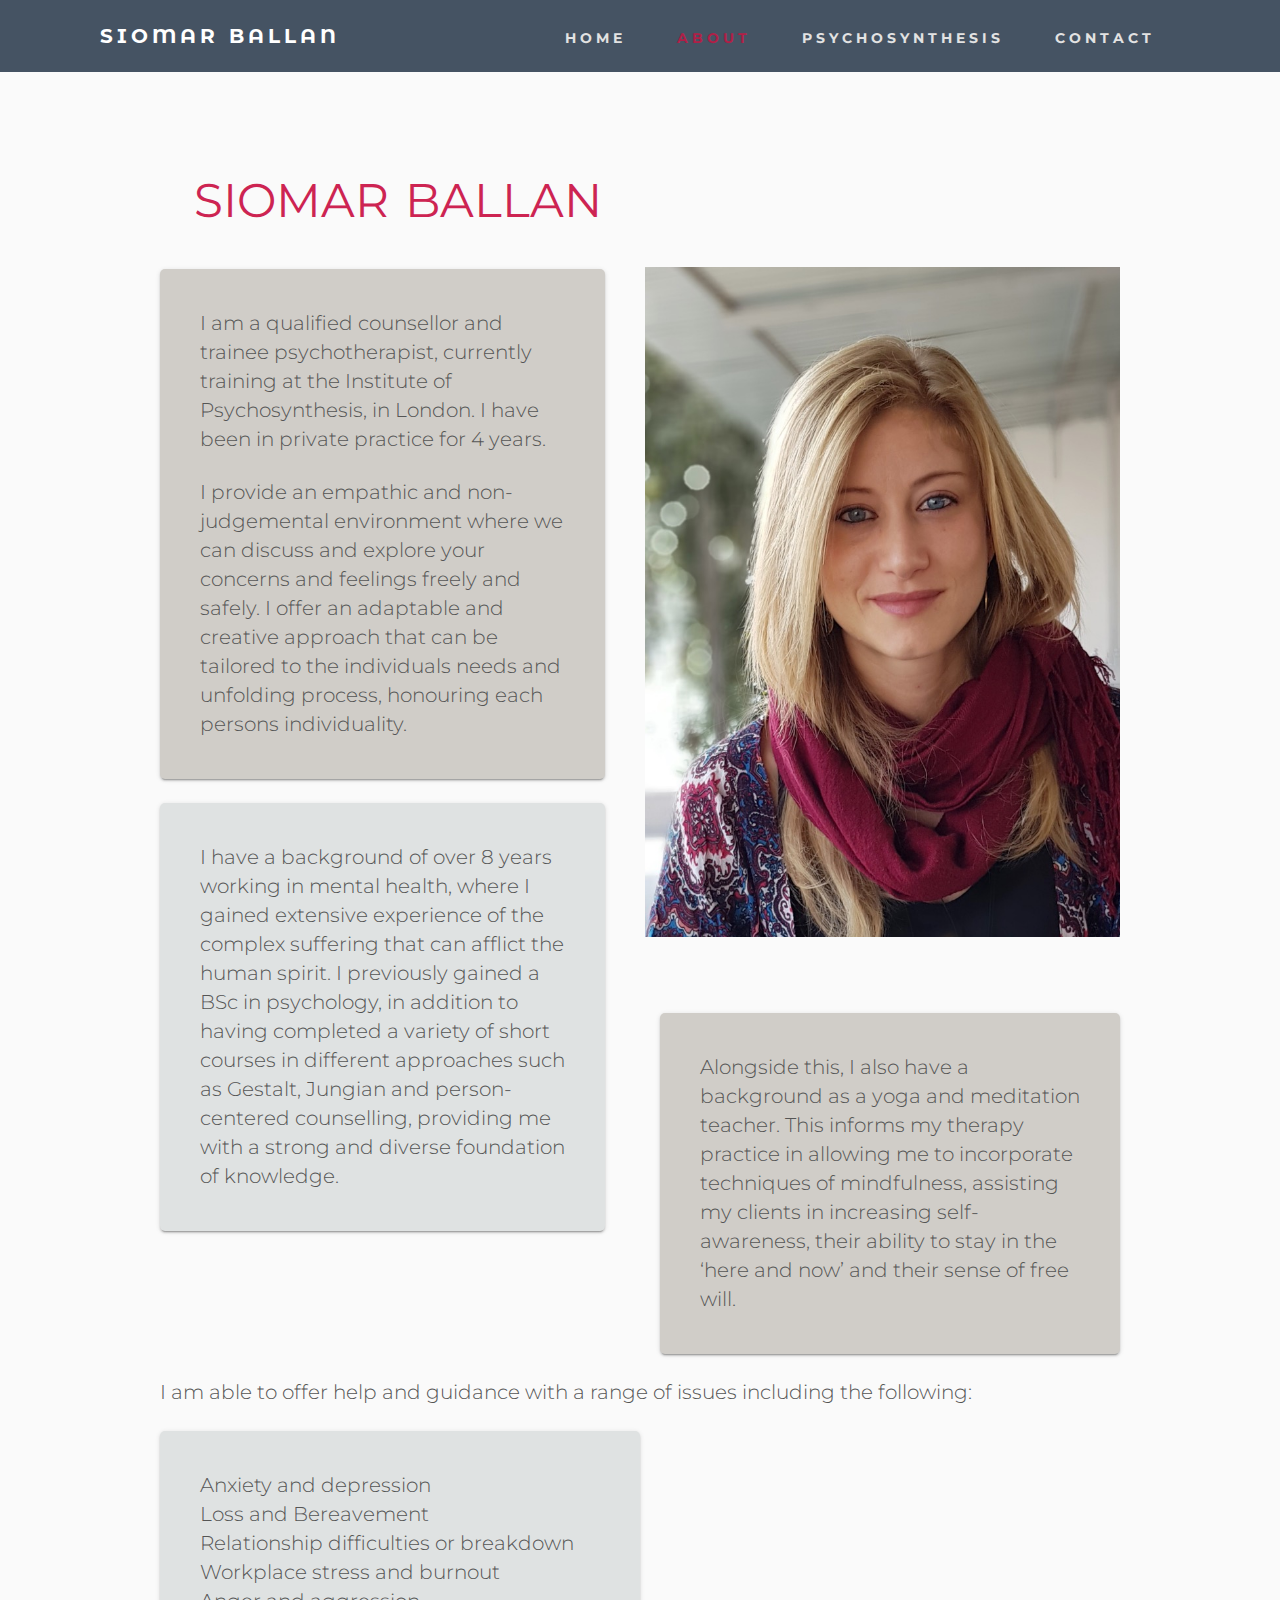
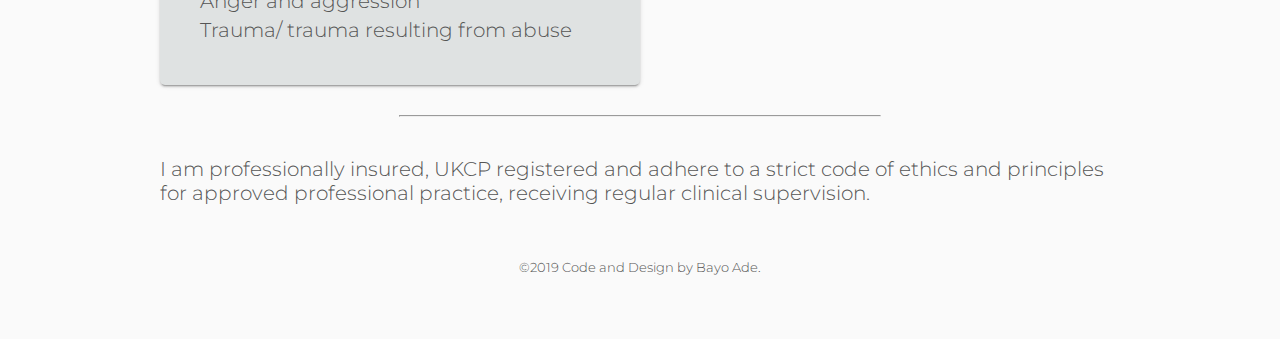
<file: about.html>
<!DOCTYPE html>
<html lang="en">
<head>
	<meta charset="UTF-8">
	<meta name="viewport" content="width=device-width, initial-scale=1.0">
	<meta http-equiv="X-UA-Compatible" content="ie=edge">
	<link href="https://fonts.googleapis.com/css?family=Montserrat" rel="stylesheet">
	<link href="https://fonts.googleapis.com/css?family=Montserrat+Alternates" rel="stylesheet">
	<link  type ="text/css" rel="stylesheet" href="style.css">
		<link rel="stylesheet" href="https://cdnjs.cloudflare.com/ajax/libs/animate.css/3.7.0/animate.css">
	<title>Siomar Ballan - About</title>
</head>
<body>

	<nav>
		<div class="logo">
				<h4><a href="index.html">Siomar Ballan</a></h4>
		</div>
		<ul class="nav-links">
			<li>
				<a href="index.html">Home</a>
			</li>
			<li>
				<a  href="about.html" id="nav-active">About</a>
			</li>
			<li>
				<a href="PSYCHOSYNTHESIS.html">Psychosynthesis</a>
			</li>
			<li>
				<a href="contact.html">Contact</a>
			</li>
		</ul>
		<div class="burger">
			<div class="line1"></div>
			<div class="line2"></div>
			<div class="line3"></div>
		</div>
	</nav>
           
		        <div id="content2">
					<main>
						<h1 class="aboutsec1">Siomar Ballan</h1>
						<div class="together-about">
				 <p class="sectionText">
				  I am a qualified counsellor and trainee psychotherapist, currently training at the Institute of Psychosynthesis, in London. I have been in private practice for 4 years. </p>
							<br>
		
							<p class="sectionText">I provide an empathic and non-judgemental environment where we can discuss and explore your concerns and feelings freely and safely. I offer an adaptable and creative approach that can be tailored to the individuals needs and unfolding process, honouring each persons individuality.</p>
							</div>
							<br>
				 <div class="together-about2">
						  <p class="sectionText">I have a background of over 8 years working in mental health, where I gained extensive experience of the complex suffering that can afflict the human spirit. I previously gained a BSc in psychology, in addition to having completed a variety of short courses in different approaches such as Gestalt, Jungian and person-centered counselling, providing me with a strong and diverse foundation of knowledge.</p>
		
		
							</div>
					
					
				</main>
				
				<div class="image">
					
					  </div>
		
			

                      <section>
			<br><br><br>
			                <div id="other1">
							<p class="other">Alongside this, I also have a background as a yoga and meditation teacher. This informs my therapy practice in allowing me to incorporate techniques of mindfulness, assisting my clients in increasing self-awareness, their ability to stay in the ‘here and now’ and their sense of free will.</p>
						</div>

							<br>
								<div class="other2">

								<p id="other2">I am able to offer help and guidance with a range of issues including the following:</p>



								<br>

                                  <div class="sont-1">
								<p class= "sectionText about-text">Anxiety and depression</p>
								<p class= "sectionText about-text">Loss and Bereavement</p>
								<p class= "sectionText about-text">Relationship difficulties or breakdown</p>
								<p class=" sectionText about-text">Workplace stress and burnout</p>
								<p class=" sectionText about-text">Anger and aggression</p>
								<p class=" sectionText about-text">Trauma/ trauma resulting from abuse</p>
                               </div>
								
								

								<hr id="hr-line">

								<p class="other3">I am professionally insured, UKCP registered and adhere to a strict code of ethics and principles for approved professional practice, receiving regular clinical supervision.</p>
							   
								<br>

							
							</section>

							<footer>
									
							<p id="footer-note">©2019 Code and Design by Bayo Ade.</p>
							</footer>
							  </div>
							  
							
								

<script src="app.js" ></script>
</body>
</html>
</file>
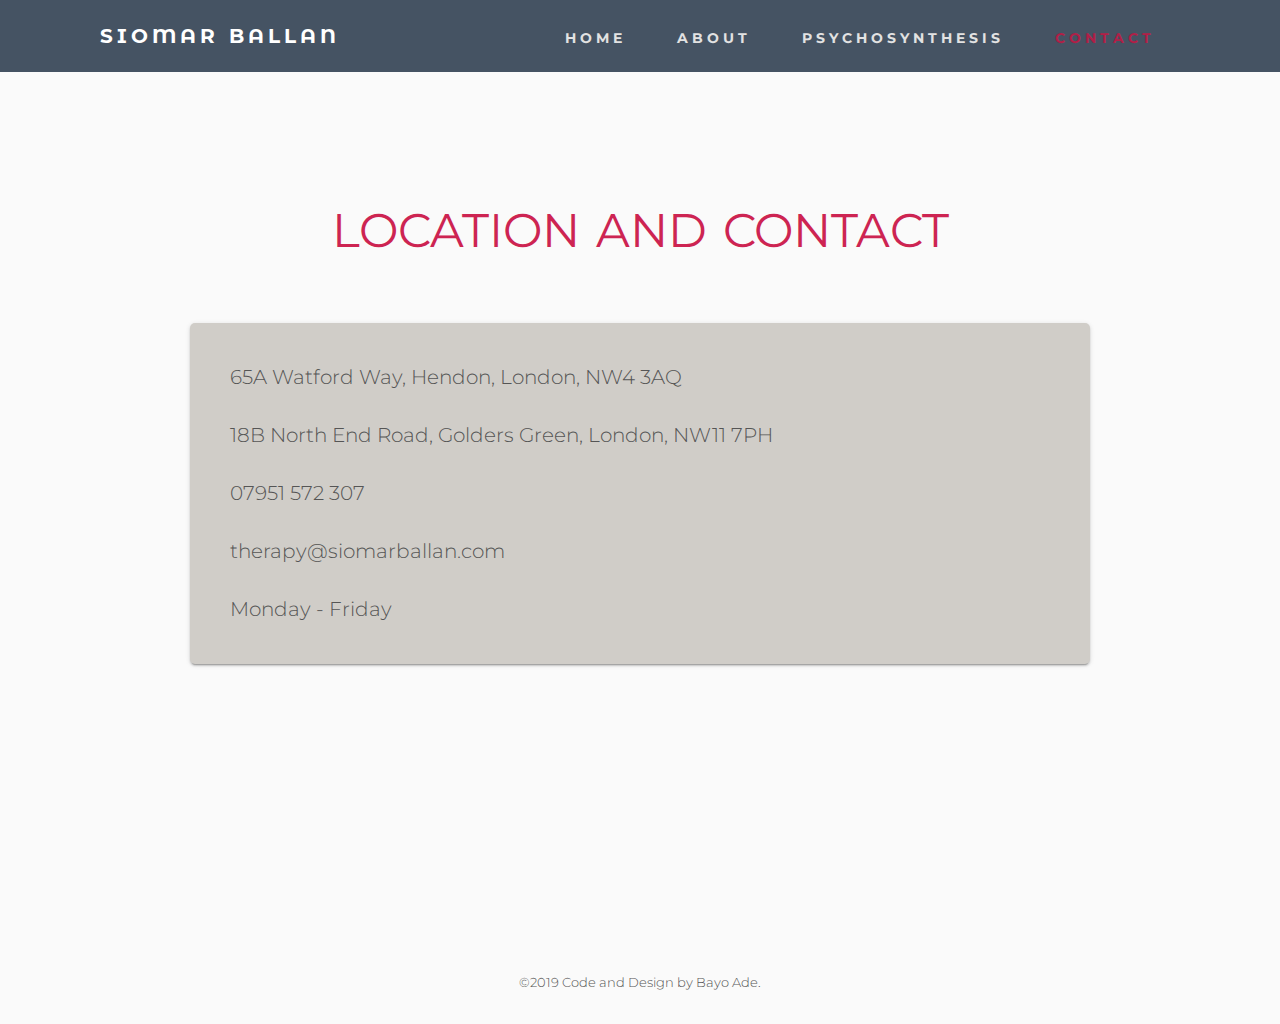
<file: contact.html>
<!DOCTYPE html>
<html lang="en">
<head>
	<meta charset="UTF-8">
	<meta name="viewport" content="width=device-width, initial-scale=1.0">
	<meta http-equiv="X-UA-Compatible" content="ie=edge">
	<link href="https://fonts.googleapis.com/css?family=Montserrat" rel="stylesheet">
	<link href="https://fonts.googleapis.com/css?family=Montserrat+Alternates" rel="stylesheet">
	<link  type ="text/css" rel="stylesheet" href="style.css">
		<link rel="stylesheet" href="https://cdnjs.cloudflare.com/ajax/libs/animate.css/3.7.0/animate.css">
	<title>Siomar Ballan - Contact</title>
</head>
<body>

	<nav>
		<div class="logo">
				<h4><a href="index.html">Siomar Ballan</a></h4>
		</div>
		<ul class="nav-links">
			<li>
				<a href="index.html">Home</a>
			</li>
			<li>
				<a href="about.html">About</a>
			</li>
			<li>
				<a href="PSYCHOSYNTHESIS.html">Psychosynthesis</a>
			</li>
			<li>
				<a href="contact.html" id="nav-active">Contact</a>
			</li>
		</ul>
		<div class="burger">
			<div class="line1"></div>
			<div class="line2"></div>
			<div class="line3"></div>
		</div>
	</nav>

			<div id=content>
				<main>
				<h1 class="bighead">Location and Contact</h1>
				<br>
				<div class="together">

				<p class="sectionText">65A Watford Way, Hendon, London, NW4 3AQ
					<br>
		<br>
		18B North End Road, Golders Green, London, NW11 7PH
		<br><br>
		07951 572 307
		<br><br>
		therapy@siomarballan.com
		<br>
		<br>
		Monday - Friday</p>
		</div>
				</main>

				<footer>
						
				<p id="footer-note">©2019 Code and Design by Bayo Ade.</p>
				</footer>
			</div>

			

<script src="app.js" ></script>
</body>
</html>
</file>
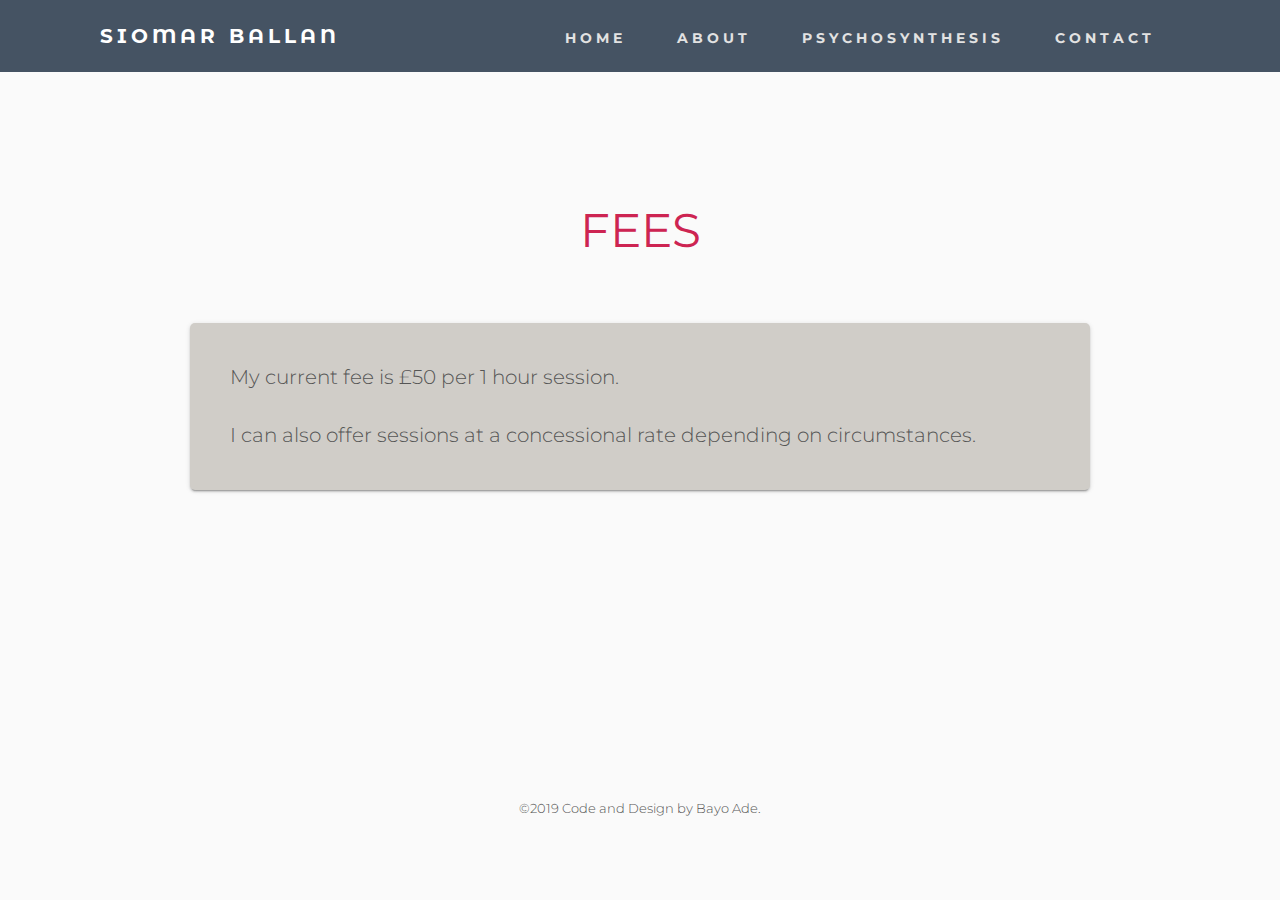
<file: fees.html>
<!DOCTYPE html>
<html lang="en">
<head>
	<meta charset="UTF-8">
	<meta name="viewport" content="width=device-width, initial-scale=1.0">
	<meta http-equiv="X-UA-Compatible" content="ie=edge">
	<link href="https://fonts.googleapis.com/css?family=Montserrat" rel="stylesheet">
	<link href="https://fonts.googleapis.com/css?family=Montserrat+Alternates" rel="stylesheet">
	<link  type ="text/css" rel="stylesheet" href="style.css">
	<title>Siomar Ballan - Contact</title>
</head>
<body>
		<nav>
				<div class="logo">
						<h4><a href="index.html">Siomar Ballan</a></h4>
				</div>
				<ul class="nav-links">
					<li>
						<a href="index.html">Home</a>
					</li>
					<li>
						<a href="about.html">About</a>
					</li>
					<li>
						<a href="PSYCHOSYNTHESIS.HTML">Psychosynthesis</a>
					</li>
					<li>
						<a href="contact.html">Contact</a>
					</li>
				</ul>
				<div class="burger">
					<div class="line1"></div>
					<div class="line2"></div>
					<div class="line3"></div>
				</div>
			</nav>

			<div id="content">
				<main>
				<h1 class="bighead">fees</h1>
				<br>
				<div class="together">

				<p class="sectionText">My current fee is £50 per 1 hour session. <br><br>

I can also offer sessions at a concessional rate depending on circumstances.</p>
		</div>
			</main>

			<footer>
						
					<p id="footer-note">©2019 Code and Design by Bayo Ade.</p>
					</footer>
			</div>

</body>
</html>
</file>
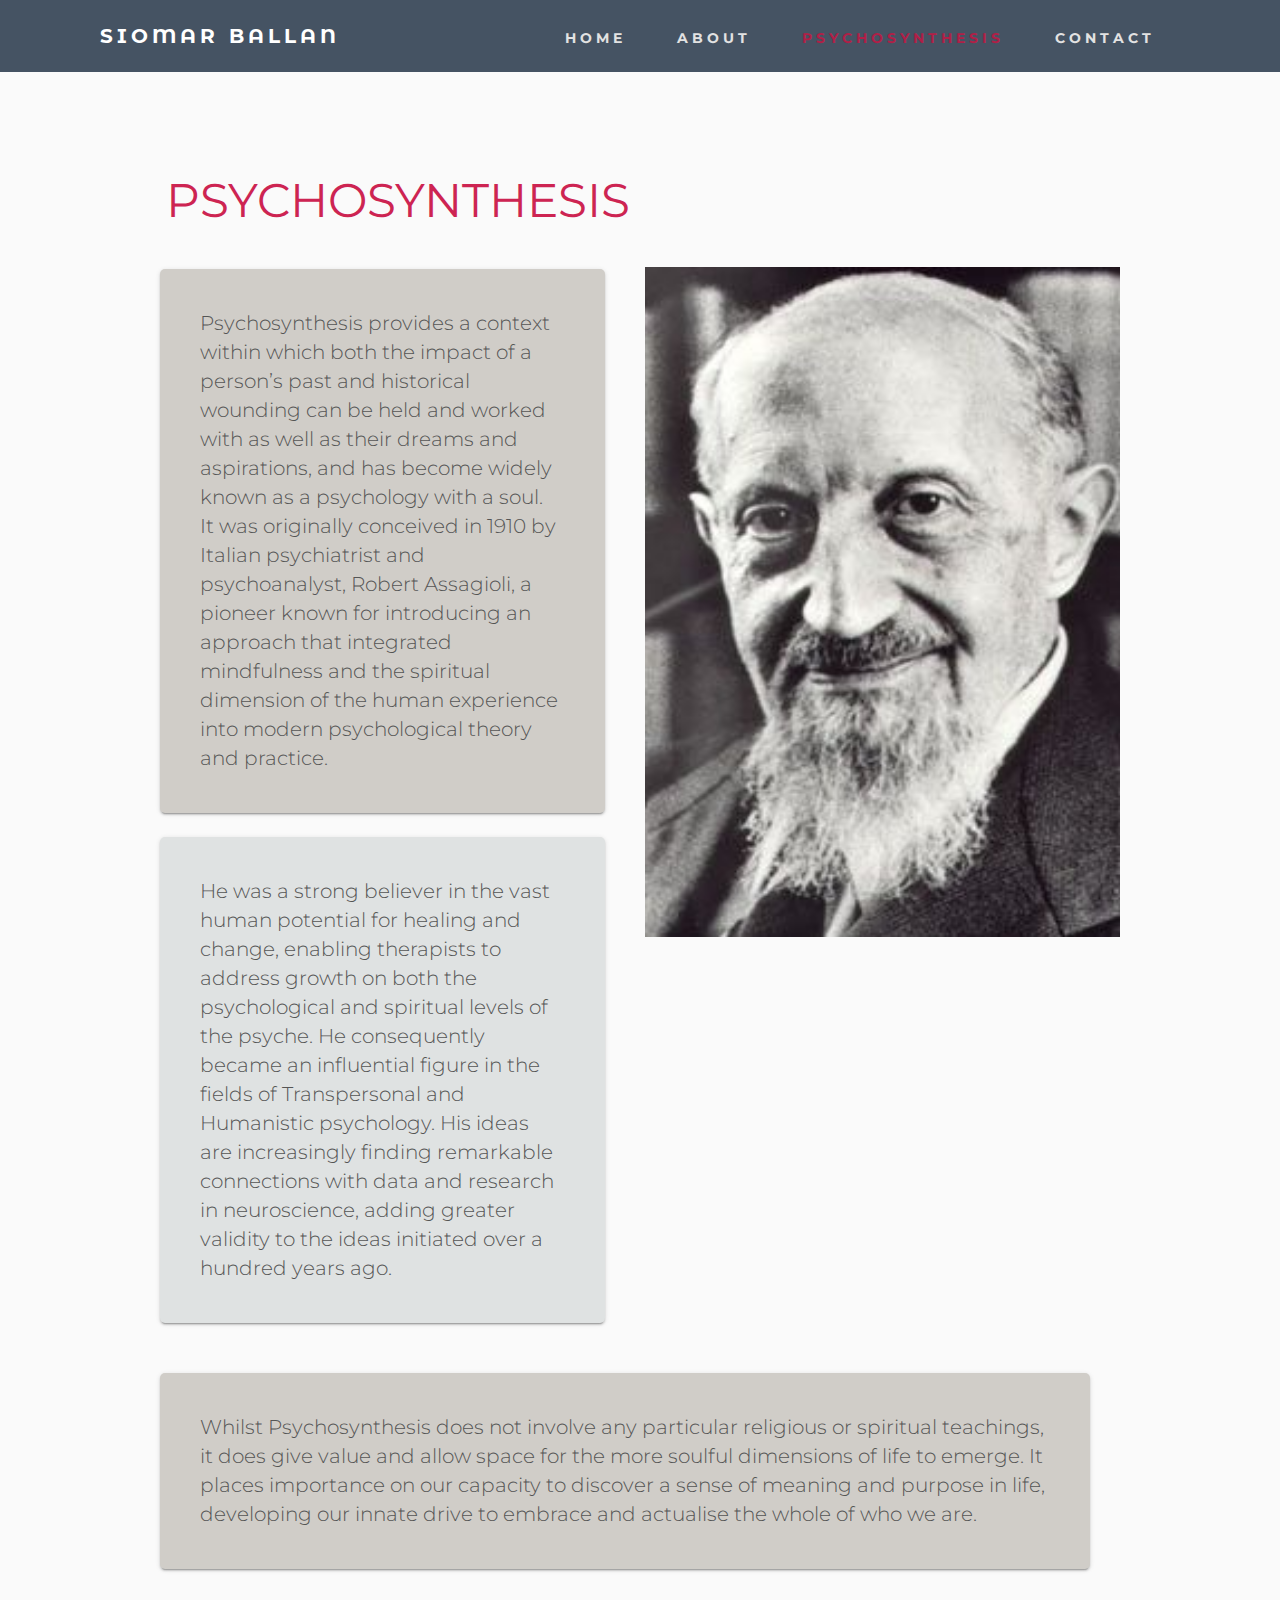
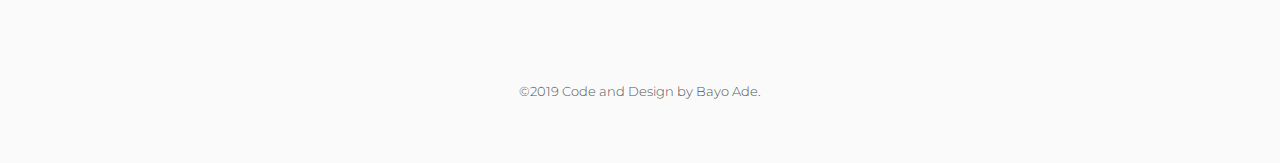
<file: PSYCHOSYNTHESIS.html>
<!DOCTYPE html>
<html lang="en">
<head>
	<meta charset="UTF-8">
	<meta name="viewport" content="width=device-width, initial-scale=1.0">
	<meta http-equiv="X-UA-Compatible" content="ie=edge">
	<link href="https://fonts.googleapis.com/css?family=Montserrat" rel="stylesheet">
	<link href="https://fonts.googleapis.com/css?family=Montserrat+Alternates" rel="stylesheet">
	<link  type ="text/css" rel="stylesheet" href="style.css">
		<link rel="stylesheet" href="https://cdnjs.cloudflare.com/ajax/libs/animate.css/3.7.0/animate.css">
	<title>Siomar Ballan - Psychosynthesis</title>
</head>
<body>

	<nav>
		<div class="logo">
				<h4><a href="index.html">Siomar Ballan</a></h4>
		</div>
		<ul class="nav-links">
			<li>
				<a href="index.html">Home</a>
			</li>
			<li>
				<a href="about.html">About</a>
			</li>
			<li>
				<a href="PSYCHOSYNTHESIS.html" id="nav-active">Psychosynthesis</a>
			</li>
			<li>
				<a href="contact.html">Contact</a>
			</li>
		</ul>
		<div class="burger">
			<div class="line1"></div>
			<div class="line2"></div>
			<div class="line3"></div>
		</div>
	</nav>

	     <div id="content2">
			 <main>
				<h1 class="aboutsec1">Psychosynthesis</h1>
				<div class="together-about">
         <p class="sectionText ">
          Psychosynthesis provides a context within which both the impact of a person’s past and historical wounding can be held and worked with as well as their dreams and aspirations, and has become widely known as a psychology with a soul. </p>


					<p class="sectionText">It was originally conceived in 1910 by Italian psychiatrist and psychoanalyst, Robert Assagioli, a pioneer known for introducing an approach that integrated mindfulness and the spiritual dimension of the human experience into modern psychological theory and practice.</p>
					</div>
					<br>
         <div class="together-about2">
			  	<p class="sectionText">He was a strong believer in the vast human potential for healing and change, enabling therapists to address growth on both the psychological and spiritual levels of the psyche. He consequently became an influential figure in the fields of Transpersonal and Humanistic psychology. His ideas are increasingly finding remarkable connections with data and research in neuroscience, adding greater validity to the ideas initiated over a hundred years ago.</p>

					</div>

				</main>
			
			<div class="image-robby">

			</div>

          <section>
		<div id ="move-it" class="together-about">
			<p class="sectionText">

				Whilst Psychosynthesis does not involve any particular religious or spiritual teachings, it does give value and allow space for the more soulful dimensions of life to emerge. It places importance on our capacity to discover a sense of meaning and purpose in life, developing our innate drive to embrace and actualise the whole of who we are.
			</p>


		</div>
	</section>

	<footer>
		
	<p id="footer-note">©2019 Code and Design by Bayo Ade.</p>
	</footer>
		</div>

		
<script src="app.js" ></script>
	</body>
	</html>
</file>
<file: style.css>
* {
    margin: 0;
    padding: 0;
}

html {
    background-color: #fafafa;
    color: #555;
    font-family: 'Montserrat', sans-serif;
    font-weight: 300;
    font-size: 20px;
    text-rendering: optimizeLegibility;
}

.logo h4 {
    font-family: 'Montserrat Alternates', sans-serif;
}

.logo h4 a {
    text-decoration: none;
    color: #fff;
    text-decoration-line: none;
}


/* INDEX STYLES  */

#content {
    display: grid;
    grid-template-columns: repeat(4, 1fr);
    grid-auto-rows: minmax(100px, auto);
    max-width: 960px;
    margin: 0 auto;
    grid-gap: 10px;
    grid-template-areas: "main main main main" "main main main main" "section section section section" "section section section section" "footer footer footer footer";
}

#content>* {
    padding: 30px;
}

.nested {
    display: grid;
    grid-template-columns: repeat(3, 1fr);
    grid-auto-rows: minmax(100px, auto);
    grid-gap: 10px;
}

main {
    grid-area: main;
}

section {
    grid-area: section;
}

footer {
    grid-area: footer;
}


/* STYLE OF WORDS */

h1 {
    padding-top: 100px;
    font-size: 235%;
    text-transform: uppercase;
    word-spacing: 4px;
    text-align: center;
    color: #cd2452;
    font-weight: normal;
    padding-bottom: 40px;
}

.sectionText {
    text-align: inherit;
    line-height: 145%;
}

.serv1 h2 {
    text-align: center;
    text-transform: uppercase;
    padding: 5px;
    background-color: #455363;
    font-weight: normal;
    font-size: 22px;
    transition: background-color 0.3s
}

.serv1 h2:hover {
    background-color: #536477;
    transition: background-color 0.25s;
    cursor: pointer;
}

.serv1 p {
    padding-top: 10px;
    text-align: center;
    background: #f4f5f7;
    box-shadow: 0 2px 2px 0 rgba(0, 0, 0, 0.14), 0 1px 5px 0 rgba(0, 0, 0, 0.12), 0 3px 1px -2px rgba(0, 0, 0, 0.2);
    padding-top: 10px;
    padding-bottom: 30px;
    padding-left: 5px;
    padding-right: 5px;
}

.serv1 h2 a {
    text-decoration: none;
    color: #fff;
    font-weight: normal;
    font-size: 22px;
}

.serv1 p a {
    text-align: center;
    text-decoration: none;
    color: inherit;
}


/* CONTAINER STYLE */

.together {
    background-color: #D0CDC8;
    box-shadow: 0 2px 2px 0 rgba(0, 0, 0, 0.14), 0 1px 5px 0 rgba(0, 0, 0, 0.12), 0 3px 1px -2px rgba(0, 0, 0, 0.2);
    border-radius: 5px;
    padding: 40px;
}

.together-about {
    background-color: #D0CDC8;
    box-shadow: 0 2px 2px 0 rgba(0, 0, 0, 0.14), 0 1px 5px 0 rgba(0, 0, 0, 0.12), 0 3px 1px -2px rgba(0, 0, 0, 0.2);
    border-radius: 5px;
    padding: 40px;
    margin-right: 30px;
}

.together-about2 {
    background-color: #dfe2e2;
    box-shadow: 0 2px 2px 0 rgba(0, 0, 0, 0.14), 0 1px 5px 0 rgba(0, 0, 0, 0.12), 0 3px 1px -2px rgba(0, 0, 0, 0.2);
    border-radius: 5px;
    padding: 40px;
    margin-right: 30px;
}

nav {
    display: flex;
    justify-content: space-around;
    align-items: center;
    /* now centered but vertically */
    min-height: 8vh;
    background-color: #455363;
}

.logo {
    color: rgb(226, 226, 226);
    text-transform: uppercase;
    letter-spacing: 4px;
    font-size: 20px;
}

.nav-links {
    display: flex;
    justify-content: space-around;
    width: 50%;
}

.nav-links li {
    list-style: none;
    /* padding: 0 8px; */
}

.nav-links a {
    color: rgb(226, 226, 226);
    text-decoration: none;
    letter-spacing: 4px;
    font-weight: bold;
    font-size: 14px;
    text-transform: uppercase;
    list-style: none;
}

.nav-links li a:hover {
    color: #b01f47;
    transition: color 0.7s ease;
}

#nav-active {
    color: #b01f47;
}

.burger {
    display: none;
}

.burger div {
    width: 25px;
    height: 3px;
    background-color: rgb(226, 226, 226);
    margin: 5px;
}


/* ABOUT GRID STYLE */

#content2 {
    display: grid;
    grid-template-columns: repeat(4, 1fr);
    grid-auto-rows: minmax(100px, auto);
    max-width: 960px;
    margin: 0 auto;
    grid-gap: 10px;
    grid-template-areas: "main main image image " "main main image image" "section section section section" "section section section section" "section section section section" "footer footer footer footer";
}

main {
    grid-area: main;
}

section {
    grid-area: section;
}

.image {
    grid-area: image;
}

.image-robby {
    grid-area: image;
}


/* About style */

.image {
    background-image: url(img/siomar.jpg);
    background-size: 580px 670px;
    background-repeat: no-repeat;
    margin-top: 195px;
}

.sont-1 {
    background-color: #dfe2e2;
    box-shadow: 0 2px 2px 0 rgba(0, 0, 0, 0.14), 0 1px 5px 0 rgba(0, 0, 0, 0.12), 0 3px 1px -2px rgba(0, 0, 0, 0.2);
    border-radius: 5px;
    padding: 40px;
    max-width: 400px;
    margin-bottom: 30px;
}

.other {
    text-align: inherit;
    line-height: 145%;
    background-color: #D0CDC8;
    box-shadow: 0 2px 2px 0 rgba(0, 0, 0, 0.14), 0 1px 5px 0 rgba(0, 0, 0, 0.12), 0 3px 1px -2px rgba(0, 0, 0, 0.2);
    border-radius: 5px;
    padding: 40px;
    max-width: 500px;
    margin-left: 500px;
    margin-top: -300px;
}

#other2 {
    text-align: justify;
    line-height: 145%;
}

.other3 {
    padding-top: 40px;
}

#hr-line {
    width: 50%;
    text-align: center;
    margin: 0 auto;
}


/* Psychosynthesis Style */

.image-robby {
    background-image: url(img/Robert.jpg);
    background-size: 500px 670px;
    background-repeat: no-repeat;
    margin-top: 195px;
}

#move-it {
    margin-top: 40px;
}

#footer-note {
    text-align: center;
    margin: 0 auto;
    margin-top: 20px;
    font-size: 13px;
}

#hr-line2 {
    padding-top: 130px;
}

@media screen and (max-width: 1024px) {
    .nav-links {
        width: 70%;
    }
}

@media screen and (max-width: 768px) {
    /*index page  */
    .nested {
        display: grid;
        grid-template-columns: repeat(1, 1fr);
        grid-auto-rows: minmax(100px, auto);
        grid-gap: 30px;
    }
    /* about page */
    #content2 {
        display: grid;
        grid-template-columns: repeat(1, 1fr);
        grid-auto-rows: minmax(100px, auto);
        max-width: 960px;
        margin: 0 auto;
        grid-gap: 10px;
    }
    .together-about {
        background-color: #D0CDC8;
        border-radius: 5px;
        padding: 10px;
        margin-right: 0;
        margin-left: 10px;
    }
    .together-about2 {
        background-color: #dfe2e2;
        border-radius: 5px;
        padding: 10px;
        margin-right: 0;
        margin-left: 10px;
    }
    .other {
        text-align: left;
        line-height: 145%;
        background-color: #D0CDC8;
        border-radius: 5px;
        padding: 10px;
        max-height: 30%;
        margin-left: 0;
        margin-top: 0;
    }
    #other1 {
        background-color: #D0CDC8;
        border-radius: 5px;
        padding: 10px;
        margin-right: 0;
        margin-top: -20px;
        margin-left: 10px;
        margin-right: 10px;
    }
    .other3 {
        text-align: center;
    }
    .other2 {
        margin: 0 10px;
        text-align: center;
    }
    .sont-1 {
        background-color: #dfe2e2;
        border-radius: 5px;
        padding: 10px;
        margin-right: 0;
        margin-left: 10px;
    }
    .image {
        display: none;
    }
    .image-robby {
        display: none;
    }
    h1 {
        font-size: 220%;
    }
    body {
        overflow-x: hidden;
    }
    .nav-links {
        position: absolute;
        right: 0px;
        height: 92vh;
        top: 8vh;
        background-color: #455363;
        display: flex;
        flex-direction: column;
        align-items: center;
        width: 100%;
        transform: translateX(100%);
        transition: transform 0.5s ease-in;
    }
    .nav-links li {
        opacity: 0;
    }
    .burger {
        display: block;
    }
}

.nav-active {
    transform: translateX(0%);
}

@keyframes navLinkFade {
    from {
        opacity: 0;
    }
    to {
        opacity: 1;
        tranform: translateX(0px);
    }
}

.toggle .line1 {
    transform: rotate(-45deg) translate(-5px, 6px);
}

.toggle .line2 {
    opacity: 0;
}

.toggle .line3 {
    transform: rotate(45deg) translate(-5px, -6px);
}
</file>
